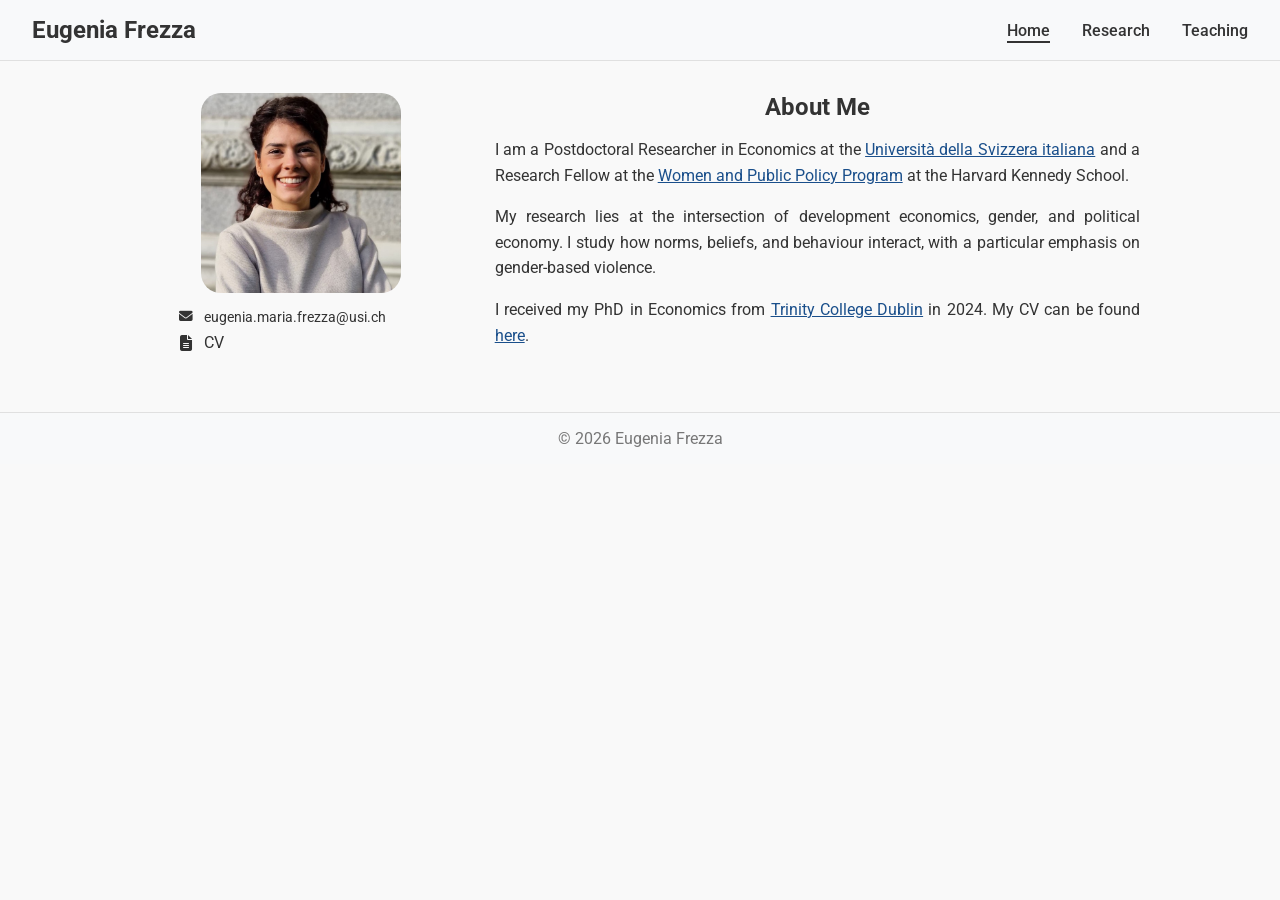
<file: index.html>
<!DOCTYPE html>
<html lang="en">
<head>
  <meta charset="UTF-8">
  <meta name="viewport" content="width=device-width, initial-scale=1.0">
  <title>Eugenia Frezza</title>
  <meta name="description" content="Eugenia Frezza is a Postdoctoral Researcher in Economics at Università della Svizzera italiana and a Research Fellow at the Women and Public Policy Program, Harvard Kennedy School. Research on development economics, gender and political economy.">
  <link rel="canonical" href="https://eufrezza.github.io/">
  <meta property="og:type" content="website">
  <meta property="og:title" content="Eugenia Frezza">
  <meta property="og:description" content="Postdoctoral Researcher in Economics, Università della Svizzera italiana. Research on development economics, gender and political economy.">
  <meta property="og:url" content="https://eufrezza.github.io/">
  <meta property="og:image" content="https://eufrezza.github.io/files/portrait.jpg">
  <meta name="twitter:card" content="summary">
  <link rel="icon" type="image/png" sizes="32x32" href="files/favicon-32.png">
  <link rel="icon" type="image/png" sizes="16x16" href="files/favicon-16.png">
  <link rel="apple-touch-icon" href="files/apple-touch-icon.png">
  <link href="https://fonts.googleapis.com/css2?family=Roboto:wght@300;400;500;700&display=swap" rel="stylesheet">
  <link rel="stylesheet" href="https://cdnjs.cloudflare.com/ajax/libs/font-awesome/6.5.2/css/all.min.css">
  <link rel="stylesheet" href="style.css">
</head>
<body>

  <header>
    <div class="logo">Eugenia Frezza</div>
    <nav>
      <ul>
        <li><a href="index.html" class="active">Home</a></li>
        <li><a href="research.html">Research</a></li>
        <li><a href="teaching.html">Teaching</a></li>
      </ul>
    </nav>
  </header>

  <main class="home">
    <div class="sidebar">
      <img src="files/portrait.jpg" alt="Eugenia Frezza">
      <div class="social-links">
        <a class="email-link" href="mailto:eugenia.maria.frezza@usi.ch"><i class="fas fa-envelope"></i> eugenia.maria.frezza@usi.ch</a>
        <a href="files/frezza_cv.pdf" target="_blank"><i class="fas fa-file-lines"></i> CV</a>
      </div>
    </div>

    <div class="content">
      <h2>About Me</h2>
      <p>
        I am a Postdoctoral Researcher in Economics at the
        <a href="https://idep.usi.ch/" target="_blank">Università della Svizzera italiana</a>
        and a Research Fellow at the
        <a href="https://www.hks.harvard.edu/centers/wappp" target="_blank">Women and Public Policy Program</a>
        at the Harvard Kennedy School.
      </p>
      <p>
        My research lies at the intersection of development economics, gender, and political economy.
        I study how norms, beliefs, and behaviour interact, with a particular emphasis on
        gender-based violence.
      </p>
      <p>
        I received my PhD in Economics from
        <a href="https://www.tcd.ie/Economics/" target="_blank">Trinity College Dublin</a> in 2024.
        My CV can be found <a href="files/frezza_cv.pdf" target="_blank">here</a>.
      </p>
    </div>
  </main>

  <footer>
    &copy; 2026 Eugenia Frezza
  </footer>

</body>
</html>
</file>
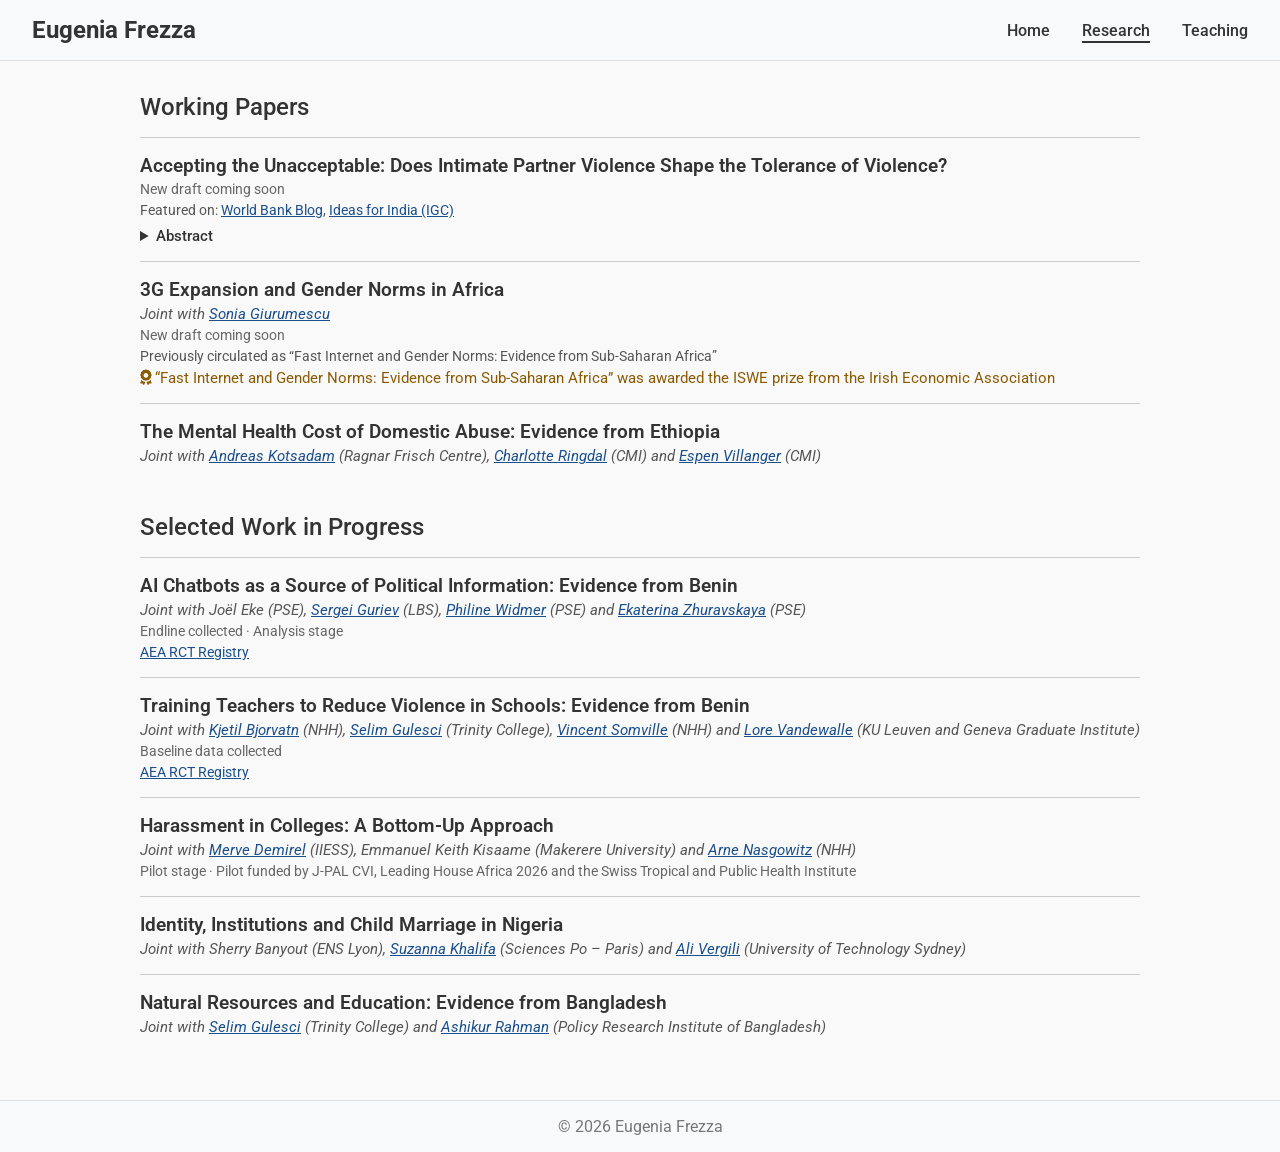
<file: research.html>
<!DOCTYPE html>
<html lang="en">
<head>
  <meta charset="UTF-8">
  <meta name="viewport" content="width=device-width, initial-scale=1.0">
  <title>Research – Eugenia Frezza</title>
  <link rel="icon" type="image/png" sizes="32x32" href="files/favicon-32.png">
  <link rel="icon" type="image/png" sizes="16x16" href="files/favicon-16.png">
  <link rel="apple-touch-icon" href="files/apple-touch-icon.png">
  <link href="https://fonts.googleapis.com/css2?family=Roboto:wght@300;400;500;700&display=swap" rel="stylesheet">
  <link rel="stylesheet" href="https://cdnjs.cloudflare.com/ajax/libs/font-awesome/6.5.2/css/all.min.css">
  <link rel="stylesheet" href="style.css">
</head>
<body>

  <header>
    <div class="logo">Eugenia Frezza</div>
    <nav>
      <ul>
        <li><a href="index.html">Home</a></li>
        <li><a href="research.html" class="active">Research</a></li>
        <li><a href="teaching.html">Teaching</a></li>
      </ul>
    </nav>
  </header>

  <main>

    <!-- Working Papers -->
    <h2 class="section-heading">Working Papers</h2>

    <div class="paper-entry">
      <div class="paper-title">
        Accepting the Unacceptable: Does Intimate Partner Violence Shape the Tolerance of Violence?
      </div>
      <div class="paper-status">New draft coming soon</div>
      <div class="paper-note">
        Featured on:
        <a href="https://blogs.worldbank.org/en/impactevaluations/coping-through-acceptance-intimate-partner-violence-and-attitudes-dynamics-guest" target="_blank">World Bank Blog</a>,
        <a href="https://www.ideasforindia.in/topics/social-identity/coping-through-acceptance-what-shapes-attitudes-towards-intimate-partner-violence.html" target="_blank">Ideas for India (IGC)</a>
      </div>
      <details>
        <summary>Abstract</summary>
        <div class="paper-content">
          <p>I study the causal effect of intimate partner violence (IPV) on victims’ tolerance in contexts where outside options are limited. I theoretically show that tolerance may act as a coping mechanism under prolonged abuse. I empirically test for this possibility by exploiting variation in the minimum legal drinking age in India, as a shock to alcohol consumption that likely increases violence and may affect tolerance. I find that IPV rises immediately when husbands attain the drinking age. Wives’ tolerance of violence, instead, does not adjust immediately but increases after prolonged exposure. This suggests that acceptance of harmful norms can emerge as a coping mechanism.</p>
        </div>
      </details>
    </div>

    <div class="paper-entry">
      <div class="paper-title">
        3G Expansion and Gender Norms in Africa
      </div>
      <div class="paper-subtitle">
        Joint with <a href="https://sites.google.com/view/sonia-giurumescu/research" target="_blank">Sonia Giurumescu</a>
      </div>
      <div class="paper-status">New draft coming soon</div>
      <div class="paper-note">
        Previously circulated as &ldquo;Fast Internet and Gender Norms: Evidence from Sub-Saharan Africa&rdquo;
      </div>
      <div class="paper-award">
        <i class="fas fa-award"></i> &ldquo;Fast Internet and Gender Norms: Evidence from Sub-Saharan
        Africa&rdquo; was awarded the ISWE prize from the Irish Economic Association
      </div>
    </div>

    <div class="paper-entry">
      <div class="paper-title">
        The Mental Health Cost of Domestic Abuse: Evidence from Ethiopia
      </div>
      <div class="paper-subtitle">
        Joint with <a href="https://kotsadam.github.io/index.html" target="_blank">Andreas Kotsadam</a> (Ragnar Frisch Centre), <a href="https://sites.google.com/view/cringdal/home" target="_blank">Charlotte Ringdal</a> (CMI) and
        <a href="https://www.cmi.no/staff/espen-villanger" target="_blank">Espen Villanger</a> (CMI)
      </div>
    </div>

    <!-- Selected Work in Progress -->
    <h2 class="section-heading">Selected Work in Progress</h2>

    <div class="paper-entry">
      <div class="paper-title">
        AI Chatbots as a Source of Political Information: Evidence from Benin
      </div>
      <div class="paper-subtitle">
        Joint with Joël Eke (PSE), <a href="https://sites.google.com/site/sguriev/" target="_blank">Sergei Guriev</a> (LBS), <a href="https://philinew.github.io/" target="_blank">Philine Widmer</a> (PSE) and
        <a href="https://www.parisschoolofeconomics.com/zhuravskaya-ekaterina/" target="_blank">Ekaterina Zhuravskaya</a> (PSE)
      </div>
      <div class="paper-status">Endline collected &middot; Analysis stage</div>
      <div class="paper-note">
        <a href="https://www.socialscienceregistry.org/trials/18190" target="_blank">AEA RCT Registry</a>
      </div>
    </div>

    <div class="paper-entry">
      <div class="paper-title">
        Training Teachers to Reduce Violence in Schools: Evidence from Benin
      </div>
      <div class="paper-subtitle">
        Joint with <a href="https://www.nhh.no/en/employees/faculty/kjetil-bjorvatn/" target="_blank">Kjetil Bjorvatn</a> (NHH), <a href="https://sites.google.com/view/selimgulesci/home" target="_blank">Selim Gulesci</a> (Trinity College), <a href="https://sites.google.com/view/vincentsomville/home" target="_blank">Vincent Somville</a> (NHH)
        and <a href="https://sites.google.com/site/vandewallelore/home" target="_blank">Lore Vandewalle</a> (KU Leuven and Geneva Graduate Institute)
      </div>
      <div class="paper-status">Baseline data collected</div>
      <div class="paper-note">
        <a href="https://www.socialscienceregistry.org/trials/18053" target="_blank">AEA RCT Registry</a>
      </div>
    </div>

    <div class="paper-entry">
      <div class="paper-title">
        Harassment in Colleges: A Bottom-Up Approach
      </div>
      <div class="paper-subtitle">
        Joint with <a href="https://www.demirelmerve.com/" target="_blank">Merve Demirel</a> (IIESS), Emmanuel Keith Kisaame (Makerere University) and
        <a href="https://sites.google.com/view/arnenasgowitz/research" target="_blank">Arne Nasgowitz</a> (NHH)
      </div>
      <div class="paper-status">
        Pilot stage &middot; Pilot funded by J-PAL CVI, Leading House Africa 2026 and the
        Swiss Tropical and Public Health Institute
      </div>
    </div>

    <div class="paper-entry">
      <div class="paper-title">
        Identity, Institutions and Child Marriage in Nigeria
      </div>
      <div class="paper-subtitle">
        Joint with Sherry Banyout (ENS Lyon),
        <a href="https://sites.google.com/view/suzanna-khalifa/accueil" target="_blank">Suzanna Khalifa</a>
        (Sciences Po – Paris) and
        <a href="https://alivergili.com/index.html" target="_blank">Ali Vergili</a>
        (University of Technology Sydney)
      </div>
    </div>

    <div class="paper-entry">
      <div class="paper-title">
        Natural Resources and Education: Evidence from Bangladesh
      </div>
      <div class="paper-subtitle">
        Joint with <a href="https://sites.google.com/view/selimgulesci/home" target="_blank">Selim Gulesci</a>
        (Trinity College) and
        <a href="https://www.pri-bd.org/member/dr-ashikur-rahman/" target="_blank">Ashikur Rahman</a>
        (Policy Research Institute of Bangladesh)
      </div>
    </div>

  </main>

  <footer>
    &copy; 2026 Eugenia Frezza
  </footer>

</body>
</html>
</file>
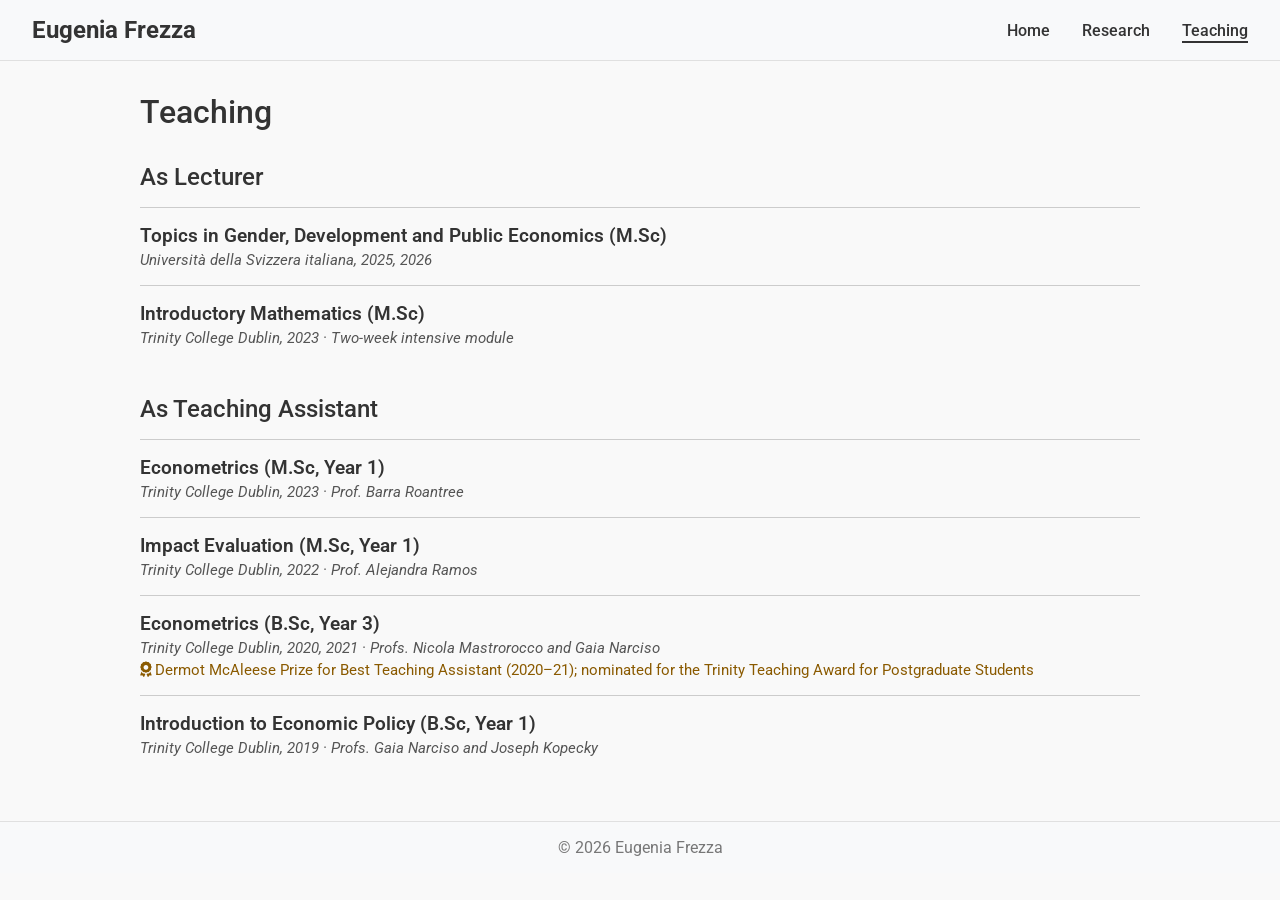
<file: teaching.html>
<!DOCTYPE html>
<html lang="en">
<head>
  <meta charset="UTF-8">
  <meta name="viewport" content="width=device-width, initial-scale=1.0">
  <title>Teaching – Eugenia Frezza</title>
  <link rel="icon" type="image/png" sizes="32x32" href="files/favicon-32.png">
  <link rel="icon" type="image/png" sizes="16x16" href="files/favicon-16.png">
  <link rel="apple-touch-icon" href="files/apple-touch-icon.png">
  <link href="https://fonts.googleapis.com/css2?family=Roboto:wght@300;400;500;700&display=swap" rel="stylesheet">
  <link rel="stylesheet" href="https://cdnjs.cloudflare.com/ajax/libs/font-awesome/6.5.2/css/all.min.css">
  <link rel="stylesheet" href="style.css">
</head>
<body>

  <header>
    <div class="logo">Eugenia Frezza</div>
    <nav>
      <ul>
        <li><a href="index.html">Home</a></li>
        <li><a href="research.html">Research</a></li>
        <li><a href="teaching.html" class="active">Teaching</a></li>
      </ul>
    </nav>
  </header>

  <main>
    <h1 class="page-title">Teaching</h1>

    <!-- Lecturer -->
    <h2 class="section-heading">As Lecturer</h2>

    <div class="course-entry">
      <div class="course-title">Topics in Gender, Development and Public Economics (M.Sc)</div>
      <div class="course-details">Università della Svizzera italiana, 2025, 2026</div>
    </div>

    <div class="course-entry">
      <div class="course-title">Introductory Mathematics (M.Sc)</div>
      <div class="course-details">Trinity College Dublin, 2023 &middot; Two-week intensive module</div>
    </div>

    <!-- Teaching Assistant -->
    <h2 class="section-heading">As Teaching Assistant</h2>

    <div class="course-entry">
      <div class="course-title">Econometrics (M.Sc, Year 1)</div>
      <div class="course-details">Trinity College Dublin, 2023 &middot; Prof. Barra Roantree</div>
    </div>

    <div class="course-entry">
      <div class="course-title">Impact Evaluation (M.Sc, Year 1)</div>
      <div class="course-details">Trinity College Dublin, 2022 &middot; Prof. Alejandra Ramos</div>
    </div>

    <div class="course-entry">
      <div class="course-title">Econometrics (B.Sc, Year 3)</div>
      <div class="course-details">Trinity College Dublin, 2020, 2021 &middot; Profs. Nicola Mastrorocco and Gaia Narciso</div>
      <div class="paper-award">
        <i class="fas fa-award"></i> Dermot McAleese Prize for Best Teaching Assistant (2020–21); nominated for the Trinity Teaching Award for Postgraduate Students
      </div>
    </div>

    <div class="course-entry">
      <div class="course-title">Introduction to Economic Policy (B.Sc, Year 1)</div>
      <div class="course-details">Trinity College Dublin, 2019 &middot; Profs. Gaia Narciso and Joseph Kopecky</div>
    </div>
  </main>

  <footer>
    &copy; 2026 Eugenia Frezza
  </footer>

</body>
</html>
</file>
<file: style.css>
/* Global */
body {
  font-family: 'Roboto', Arial, sans-serif;
  margin: 0;
  padding: 0;
  color: #333;
  background-color: #f9f9f9;
}

a {
  color: #1a4f8b;
}

/* Header */
header {
  display: flex;
  justify-content: space-between;
  align-items: center;
  padding: 1rem 2rem;
  background-color: #f8f9fa;
  border-bottom: 1px solid #e0e0e0;
}

.logo {
  font-size: 1.5rem;
  font-weight: 700;
  color: #333;
}

nav ul {
  list-style: none;
  display: flex;
  gap: 2rem;
  margin: 0;
  padding: 0;
}

nav ul li a {
  text-decoration: none;
  color: #333;
  font-weight: 500;
  position: relative;
}

nav ul li a:hover {
  color: #555;
}

nav ul li a.active::after {
  content: "";
  display: block;
  width: 100%;
  height: 2px;
  background-color: #333;
  position: absolute;
  bottom: -3px;
  left: 0;
}

/* Main */
main {
  max-width: 1000px;
  margin: 2rem auto;
  padding: 0 1rem;
}

/* Home page: sidebar + content */
main.home {
  display: flex;
  gap: 2rem;
}

.sidebar {
  flex: 1;
  text-align: center;
}

.sidebar img {
  width: 200px;
  height: 200px;
  border-radius: 20px;
  margin: 0 auto 1rem auto;
  object-fit: cover;
  display: block;
}

.social-links {
  display: flex;
  flex-direction: column;
  gap: 0.5rem;
  text-align: left;
  max-width: 250px;
  margin: 0 auto;
}

.social-links a {
  display: flex;
  align-items: center;
  color: #333;
  text-decoration: none;
}

.social-links a i {
  width: 1.25rem;
  margin-right: 0.5rem;
  text-align: center;
}

.email-link {
  font-size: 0.85rem;
  overflow-wrap: anywhere;
}

/* CONTENT (Right) */
.content {
  flex: 2;
}

.content h2 {
  margin-top: 0;
  margin-bottom: 1rem;
  font-size: 1.5rem;
  text-align: center;
}

.content p {
  margin-bottom: 1rem;
  line-height: 1.6;
  text-align: justify;
}

/* Research & teaching */
.page-title {
  font-size: 2rem;
  font-weight: 500;
  margin-bottom: 1.5rem;
}

.section-heading {
  font-size: 1.5rem;
  margin-top: 2rem;
  margin-bottom: 1rem;
  font-weight: 500;
}

.paper-entry,
.course-entry {
  border-top: 1px solid #ccc;
  padding: 1rem 0;
}

.paper-title,
.course-title {
  font-size: 1.2rem;
  font-weight: 600;
}

.paper-title a {
  color: #333;
}

.paper-title a:hover {
  color: #555;
}

.paper-subtitle,
.course-details {
  font-size: 0.95rem;
  font-style: italic;
  color: #555;
  margin-top: 0.25rem;
}

.paper-note,
.paper-status {
  font-size: 0.9rem;
  color: #555;
  margin-top: 0.25rem;
}

.paper-status {
  color: #666;
}

.paper-award {
  font-size: 0.95rem;
  color: #8a5a00;
  margin-top: 0.25rem;
}

details {
  margin-top: 0.5rem;
}

details summary {
  font-weight: 500;
  font-size: 0.95rem;
  cursor: pointer;
}

details summary:hover {
  color: #555;
}

.paper-content {
  margin-top: 0.5rem;
  font-size: 0.95rem;
  color: #444;
}

.paper-content p {
  text-align: justify;
  hyphens: auto;
  line-height: 1.6;
}

.paper-content ul {
  margin: 0.25rem 0 0;
  padding-left: 1.25rem;
  line-height: 1.6;
}

.paper-links {
  display: flex;
  flex-wrap: wrap;
  gap: 0.5rem;
  margin-top: 0.75rem;
}

.round-button {
  display: inline-block;
  padding: 0.3rem 0.9rem;
  border: 1px solid #333;
  border-radius: 999px;
  color: #333;
  font-size: 0.85rem;
  text-decoration: none;
}

.round-button:hover {
  background-color: #333;
  color: #fff;
}

/* Footer */
footer {
  text-align: center;
  padding: 1rem;
  margin-top: 3rem;
  background-color: #f8f9fa;
  color: #777;
  border-top: 1px solid #e0e0e0;
}

/* Tablets */
@media (max-width: 768px) {
  header {
    flex-direction: column;
    align-items: flex-start;
  }

  nav ul {
    gap: 1.25rem;
    margin-top: 0.75rem;
  }

  main.home {
    flex-direction: column;
    gap: 1.5rem;
  }

  .paper-title,
  .course-title {
    font-size: 1.1rem;
  }
}

/* Phones */
@media (max-width: 480px) {
  header {
    padding: 1rem;
  }

  .sidebar img {
    width: 150px;
    height: 150px;
  }

  .page-title {
    font-size: 1.6rem;
  }

  .section-heading {
    font-size: 1.25rem;
  }
}
</file>
